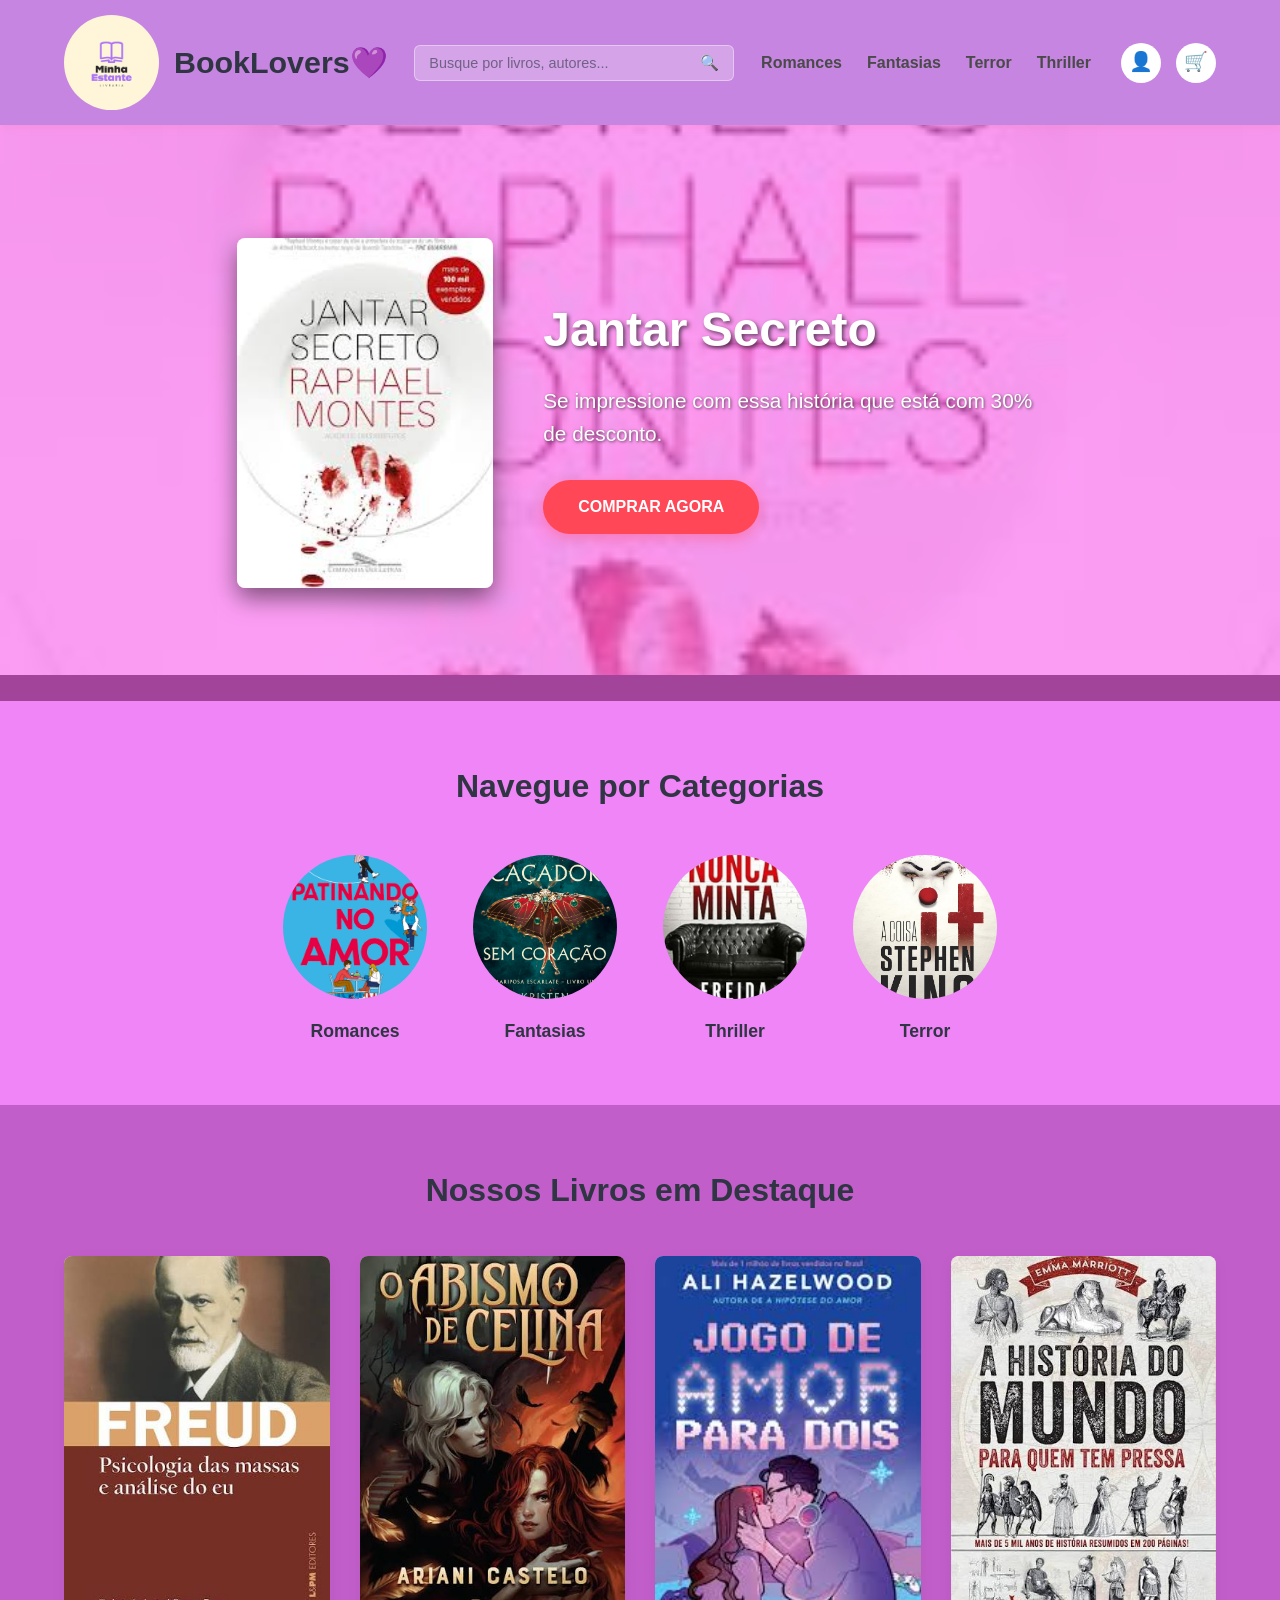
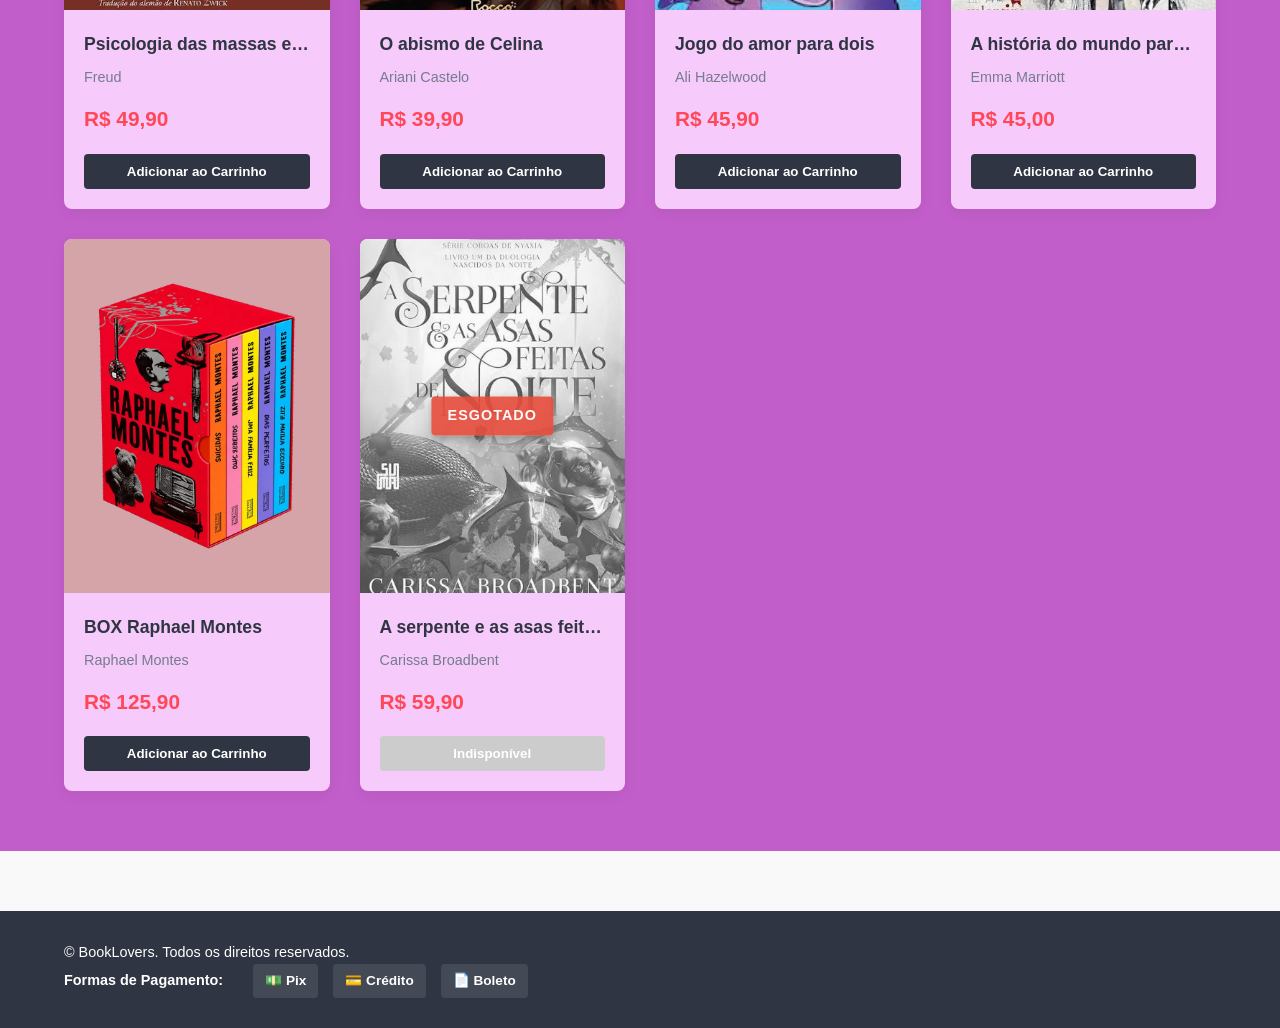
<file: index.html>
<!DOCTYPE html>
<html lang="pt-BR">
<head>
    <meta charset="UTF-8">
    <meta name="viewport" content="width=device-width, initial-scale=1.0">
    <title>BookLovers | Livraria Boutique</title>
    <link rel="stylesheet" href="style.css">
</head>
<body>

    <!-- CABEÇALHO PRINCIPAL -->
    <header>
        <div class="logo">
            <a href="#">
                <img src="logo.webp" alt="Logotipo Oficial BookLovers">
                <h1>BookLovers💜</h1>
            </a>
        </div>

        <div class="search-box">
            <input type="text" placeholder="Busque por livros, autores...">
            <button aria-label="Pesquisar">🔍</button>
        </div>

        <nav>
            <ul class="nav-links">
                <li><a href="#romances">Romances</a></li>
                <li><a href="#fantasias">Fantasias</a></li>
                <li><a href="#terror">Terror</a></li>
                <li><a href="#thriller">Thriller</a></li>
            </ul>

            <div class="nav-icons">
                <a href="#perfil" aria-label="Minha Conta">👤</a>
                <a href="carrinho.html" aria-label="Carrinho de compras">🛒</a>
            </div>
        </nav>
    </header>

    <!-- CARROSSEL / HERO BANNER -->
    <section class="hero">
        <div class="carousel-container">
            <div class="carousel-track">

                <!-- BANNER 1: JANTAR SECRETO -->
                <div class="carousel-item" id="banner-1">
                    <img src="jantarsecreto.jpg" alt="Fundo Promoção Thriller" class="banner-bg-img">
                    <div class="carousel-content">
                        <div class="book-cover">
                            <img src="jantarsecreto.jpg" alt="Livro Jantar Secreto">
                        </div>
                        <div class="book-info">
                            <h2>Jantar Secreto</h2>
                            <p>Se impressione com essa história que está com 30% de desconto.</p>
                            <a href="produto.html" class="carousel-btn">Comprar Agora</a>
                        </div>
                    </div>
                </div>

                <!-- BANNER 2: ROMANCE -->
                <div class="carousel-item" id="banner-2">
                    <img src="romance.jpg" alt="Fundo Promoção Romance" class="banner-bg-img">
                    <a href="#banner-1" class="nav-arrow prev-arrow">❮</a>
                    <a href="#banner-3" class="nav-arrow next-arrow">❯</a>
                    <div class="carousel-content">
                        <div class="book-cover">
                            <img src="romance.jpg" alt="Livro A Professora do Jogador">
                        </div>
                        <div class="book-info">
                            <h2>A Professora do Jogador</h2>
                            <p>Até 5x sem juros.</p>
                            <a href="produto.html" class="carousel-btn">Ver Detalhes</a>
                        </div>
                    </div>
                </div>

                <!-- BANNER 3: FANTASIA -->
                <div class="carousel-item" id="banner-3">
                    <img src="fantasia.jpg" alt="Fundo Promoção Fantasia" class="banner-bg-img">
                    <a href="#banner-2" class="nav-arrow prev-arrow">❮</a>
                    <a href="#banner-1" class="nav-arrow next-arrow">❯</a>
                    <div class="carousel-content">
                        <div class="book-cover">
                            <img src="fantasia.jpg" alt="Livro A Rainha Sul">
                        </div>
                        <div class="book-info">
                            <h2>A Rainha Sul</h2>
                            <p>Frete grátis para todo o Brasil usando o cupom FRETELIVRO.</p>
                            <a href="produto.html" class="carousel-btn">Aproveitar</a>
                        </div>
                    </div>
                </div>

            </div>
        </div>
    </section>

    <!-- SEÇÃO DE CATEGORIAS CIRCULARES -->
    <section class="categories-section">
        <h2>Navegue por Categorias</h2>
        <div class="categories-container">
            
            <a href="#romances" class="category-item">
                <div class="category-img-wrapper">
                    <img src="romance2.png" alt="Categoria Romances">
                </div>
                <span>Romances</span>
            </a>

            <a href="#fantasias" class="category-item">
                <div class="category-img-wrapper">
                    <img src="fantasia2.jpg" alt="Categoria Fantasias">
                </div>
                <span>Fantasias</span>
            </a>

            <a href="#thriller" class="category-item">
                <div class="category-img-wrapper">
                    <img src="suspense.webp" alt="Categoria Thriller">
                </div>
                <span>Thriller</span>
            </a>

            <a href="#terror" class="category-item">
                <div class="category-img-wrapper">
                    <img src="terror.jpg" alt="Categoria Terror">
                </div>
                <span>Terror</span>
            </a>
        </div>
    </section>

    <!-- VITRINE DE LIVROS EM DESTAQUE -->
    <section class="products-section">
        <h2>Nossos Livros em Destaque</h2>
        <div class="products-grid">
            
            <!-- LIVRO 1 -->
            <article class="product-card">
                <figure class="product-img-container">
                    <img src="freud.jpg" alt="Capa do livro Psicologia das massas" width="300" height="400" loading="lazy">
                </figure>
                <div class="product-info">
                    <h3>Psicologia das massas e análise do eu</h3>
                    <p class="product-author">Freud</p>
                    <p class="product-price">R$ 49,90</p>
                    <button class="buy-button">Adicionar ao Carrinho</button>
                </div>
            </article>

            <!-- LIVRO 2 -->
            <article class="product-card">
                <figure class="product-img-container">
                    <img src="oabismodecelina.jpg" alt="Capa do livro O abismo de Celina" width="300" height="400" loading="lazy">
                </figure>
                <div class="product-info">
                    <h3>O abismo de Celina</h3>
                    <p class="product-author">Ariani Castelo</p>
                    <p class="product-price">R$ 39,90</p>
                    <button class="buy-button">Adicionar ao Carrinho</button>
                </div>
            </article>

            <!-- LIVRO 3 -->
            <article class="product-card">
                <figure class="product-img-container">
                    <img src="jogodoamorparadois.jpg" alt="Capa do livro Jogo do amor para dois" width="300" height="400" loading="lazy">
                </figure>
                <div class="product-info">
                    <h3>Jogo do amor para dois</h3>
                    <p class="product-author">Ali Hazelwood</p>
                    <p class="product-price">R$ 45,90</p>
                    <button class="buy-button">Adicionar ao Carrinho</button>
                </div>
            </article>

            <!-- LIVRO 4 -->
            <article class="product-card">
                <figure class="product-img-container">
                    <img src="ahistoriadomundo.jpg" alt="Capa do livro A história do mundo" width="300" height="400" loading="lazy">
                </figure>
                <div class="product-info">
                    <h3>A história do mundo para quem tem pressa</h3>
                    <p class="product-author">Emma Marriott</p>
                    <p class="product-price">R$ 45,00</p>
                    <button class="buy-button">Adicionar ao Carrinho</button>
                </div>
            </article>

            <!-- LIVRO 5 -->
            <article class="product-card">
                <figure class="product-img-container">
                    <img src="box.webp" alt="Capa do BOX Raphael Montes" width="300" height="400" loading="lazy">
                </figure>
                <div class="product-info">
                    <h3>BOX Raphael Montes</h3>
                    <p class="product-author">Raphael Montes</p>
                    <p class="product-price">R$ 125,90</p>
                    <button class="buy-button">Adicionar ao Carrinho</button>
                </div>
            </article>

            <!-- LIVRO 6 (ESGOTADO) -->
            <article class="product-card product-sold-out">
                <figure class="product-img-container">
                    <img src="asserpentes.jpg" alt="Capa do livro A serpente e as asas feitas de noite" width="300" height="400" loading="lazy">
                    <div class="sold-out-badge">ESGOTADO</div> 
                </figure>
                <div class="product-info">
                    <h3>A serpente e as asas feitas de noite</h3>
                    <p class="product-author">Carissa Broadbent</p>
                    <p class="product-price">R$ 59,90</p>
                    <button class="buy-button" disabled style="background-color: #ccc; cursor: not-allowed;">Indisponível</button>
                </div>
            </article>

        </div>
    </section>

    <!-- RODAPÉ DA LOJA -->
    <footer>
        <div class="footer-container">
            </div>
            <div class="footer-copy">
                </div>
                <p>&copy; BookLovers. Todos os direitos reservados.</p>
            </div>
            <div class="footer-payments">
                <span>Formas de Pagamento:</span>
                <div class="payment-badges">
                </div>
                    <span class="badge" title="Pix">💵 Pix</span>
                    <span class="badge" title="Cartão de Crédito">💳 Crédito</span>
                    <span class="badge" title="Boleto Bancário">📄 Boleto</span>
                    </footer>
</file>
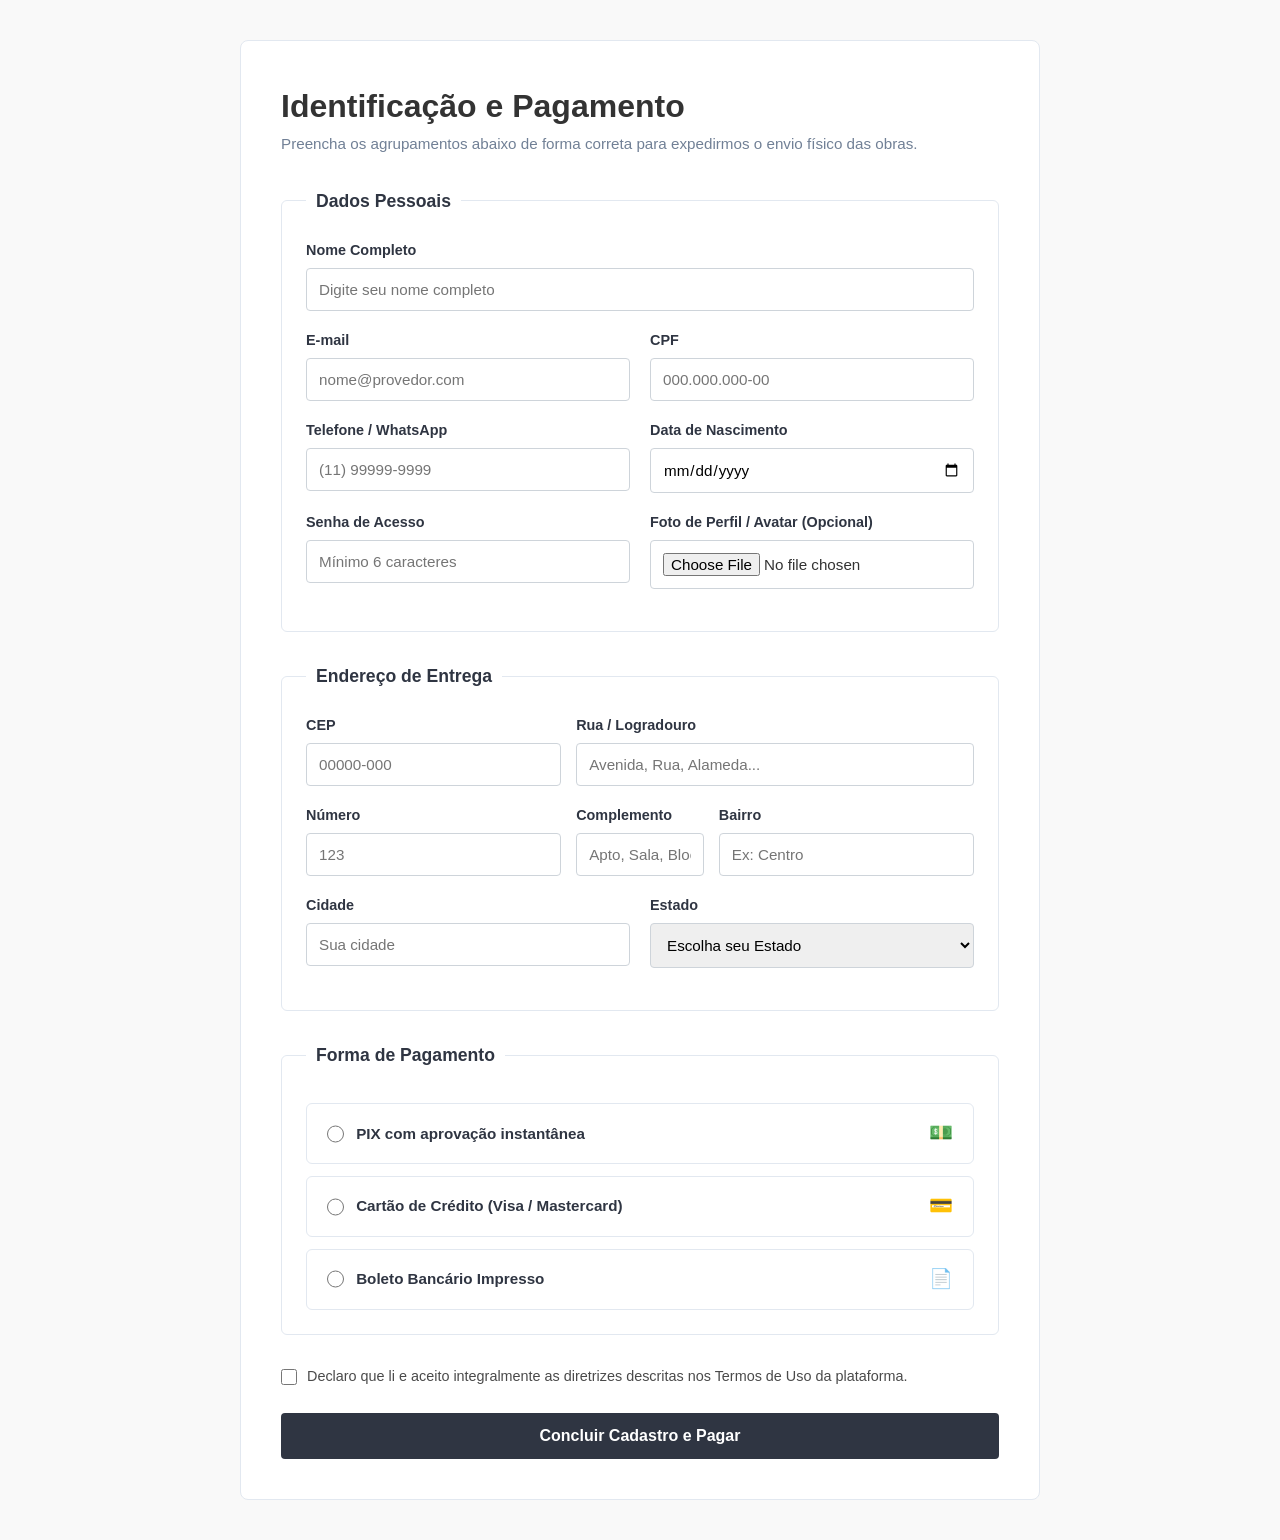
<file: cadastro.html>
<!DOCTYPE html>
<html lang="pt-BR">
<head>
    <meta charset="UTF-8">
    <meta name="viewport" content="width=device-width, initial-scale=1.0">
    <title>Cadastro e Faturamento | BookLovers</title>
    <link rel="stylesheet" href="style.css">
</head>
<body>

    <main class="form-main">
        <h1>Identificação e Pagamento</h1>
        <p style="color: #718096; margin-bottom: 30px; font-size: 0.95rem;">Preencha os agrupamentos abaixo de forma correta para expedirmos o envio físico das obras.</p>
        
        <!-- Requisito Obrigatório: <form> -->
        <form action="#" method="POST">
            
            <!-- Requisito 2: Três Blocos (<fieldset>) Obrigatórios -->
            <!-- BLOCO 1 - DADOS PESSOAIS -->
            <fieldset>
                <!-- Requisito Obrigatório: <legend> -->
                <legend>Dados Pessoais</legend>
                
                <!-- Requisito Obrigatório: Todo <input> estritamente vinculado à sua <label for="id"> -->
                <div class="form-group">
                    <label for="txt-fullname">Nome Completo</label>
                    <input type="text" id="txt-fullname" class="form-control" placeholder="Digite seu nome completo" required>
                </div>
                
                <div class="form-row-2">
                    <div class="form-group">
                        <label for="txt-email">E-mail</label>
                        <input type="email" id="txt-email" class="form-control" placeholder="nome@provedor.com" required>
                    </div>
                    <div class="form-group">
                        <label for="txt-cpf">CPF</label>
                        <!-- Requisito: pattern ou placeholder configurados -->
                        <input type="text" id="txt-cpf" class="form-control" placeholder="000.000.000-00" pattern="\d{3}\.\d{3}\.\d{3}-\d{2}" required>
                    </div>
                </div>
                
                <div class="form-row-2">
                    <div class="form-group">
                        <label for="txt-phone">Telefone / WhatsApp</label>
                        <input type="tel" id="txt-phone" class="form-control" placeholder="(11) 99999-9999" required>
                    </div>
                    <div class="form-group">
                        <label for="txt-birthdate">Data de Nascimento</label>
                        <input type="date" id="txt-birthdate" class="form-control" required>
                    </div>
                </div>
                
                <div class="form-row-2">
                    <div class="form-group">
                        <label for="txt-password">Senha de Acesso</label>
                        <input type="password" id="txt-password" class="form-control" placeholder="Mínimo 6 caracteres" minlength="6" required>
                    </div>
                    <div class="form-group">
                        <!-- Requisito: upload opcional de Foto de Perfil/Avatar type="file" accept="image/*" -->
                        <label for="file-avatar">Foto de Perfil / Avatar (Opcional)</label>
                        <input type="file" id="file-avatar" class="form-control" accept="image/*">
                    </div>
                </div>
            </fieldset>

            <!-- BLOCO 2 - ENDEREÇO DE ENTREGA -->
            <fieldset>
                <legend>Endereço de Entrega</legend>
                
                <div class="form-row-3">
                    <div class="form-group">
                        <label for="txt-cep">CEP</label>
                        <input type="text" id="txt-cep" class="form-control" placeholder="00000-000" required>
                    </div>
                    <div class="form-group" style="grid-column: span 2;">
                        <label for="txt-address">Rua / Logradouro</label>
                        <input type="text" id="txt-address" class="form-control" placeholder="Avenida, Rua, Alameda..." required>
                    </div>
                </div>
                
                <div class="form-row-3">
                    <div class="form-group">
                        <label for="txt-number">Número</label>
                        <input type="text" id="txt-number" class="form-control" placeholder="123" required>
                    </div>
                    <div class="form-group">
                        <label for="txt-complement">Complemento</label>
                        <input type="text" id="txt-complement" class="form-control" placeholder="Apto, Sala, Bloco">
                    </div>
                    <div class="form-group">
                        <label for="txt-neighborhood">Bairro</label>
                        <input type="text" id="txt-neighborhood" class="form-control" placeholder="Ex: Centro" required>
                    </div>
                </div>
                
                <div class="form-row-2">
                    <div class="form-group">
                        <label for="txt-city">Cidade</label>
                        <input type="text" id="txt-city" class="form-control" placeholder="Sua cidade" required>
                    </div>
                    <div class="form-group">
                        <!-- Requisito: select com tags option de Estado -->
                        <label for="sel-state">Estado</label>
                        <select id="sel-state" class="form-control" required>
                            <option value="" disabled selected>Escolha seu Estado</option>
                            <option value="SP">São Paulo (SP)</option>
                            <option value="RJ">Rio de Janeiro (RJ)</option>
                            <option value="MG">Minas Gerais (MG)</option>
                            <option value="PR">Paraná (PR)</option>
                        </select>
                    </div>
                </div>
            </fieldset>

            <!-- BLOCO 3 - FORMA DE PAGAMENTO -->
            <fieldset>
                <legend>Forma de Pagamento</legend>
                
                <!-- Requisito: input type="radio" name="pagamento" para PIX, Crédito ou Boleto exibindo ícones visuais ao lado -->
                <div class="payment-grid">
                    
                    <label class="payment-option" for="pay-pix">
        <input type="radio" id="pay-pix" name="pagamento" value="pix" required>
            <span class="payment-label">
        <span>PIX com aprovação instantânea</span>
        <span class="payment-icon" aria-hidden="true">💵</span>
    </span>
</label>

<label class="payment-option" for="pay-card">
    <input type="radio" id="pay-card" name="pagamento" value="credito">
    <span class="payment-label">
        <span>Cartão de Crédito (Visa / Mastercard)</span>
        <span class="payment-icon" aria-hidden="true">💳</span>
    </span>
</label>

<label class="payment-option" for="pay-boleto">
    <input type="radio" id="pay-boleto" name="pagamento" value="boleto">
    <span class="payment-label">
        <span>Boleto Bancário Impresso</span>
        <span class="payment-icon" aria-hidden="true">📄</span>
    </span>
</label>
                </div>
            </fieldset>

            <!-- Requisito 3: Checkbox de "Aceito os Termos de Uso" (required) -->
            <div class="terms-group">
                <input type="checkbox" id="chk-terms" required>
                <label for="chk-terms">Declaro que li e aceito integralmente as diretrizes descritas nos Termos de Uso da plataforma.</label>
            </div>
            
            <!-- Requisito Obrigatório: botão de envio com texto exato -->
            <button type="submit" class="btn-submit">Concluir Cadastro e Pagar</button>

        </form>
    </main>

</body>
</html>
</file>
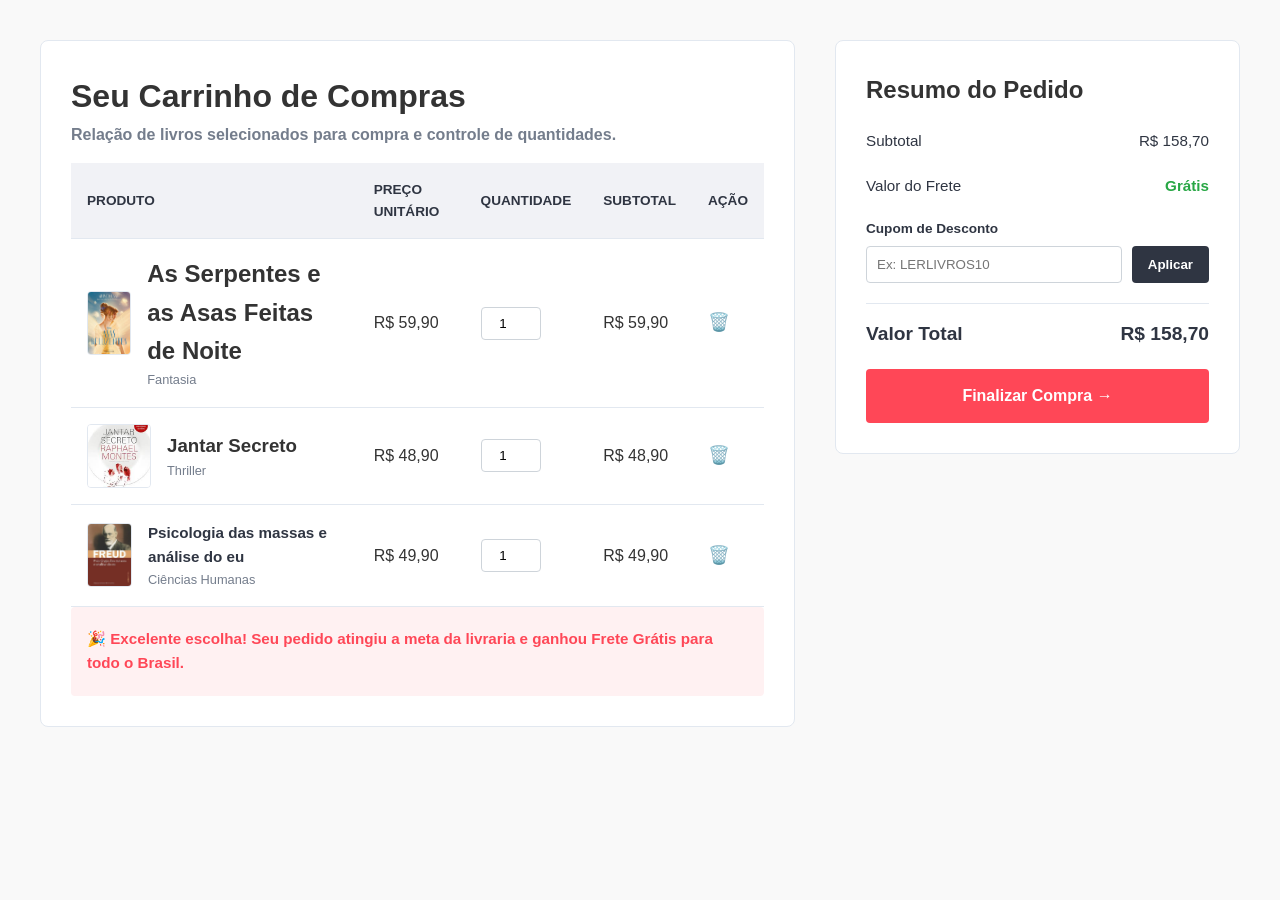
<file: carrinho.html>
<!DOCTYPE html>
<html lang="pt-BR">
<head>
    <meta charset="UTF-8">
    <meta name="viewport" content="width=device-width, initial-scale=1.0">
    <title>Seu Carrinho | BookLovers</title>
    <link rel="stylesheet" href="style.css">
</head>
<body>

    <div class="cart-container">
        
        <!-- Requisito 1: Tabela de Itens Completa -->
        <main class="cart-main">
            <h1>Seu Carrinho de Compras</h1>
            
            <table class="cart-table">
                <!-- Requisito Obrigatório: caption -->
                <caption>Relação de livros selecionados para compra e controle de quantidades.</caption>
                
                <!-- Requisito Obrigatório: thead -->
                <thead>
                    <tr>
                        <!-- Requisito Obrigatório: th scope="col" -->
                        <th scope="col">Produto</th>
                        <th scope="col">Preço Unitário</th>
                        <th scope="col">Quantidade</th>
                        <th scope="col">Subtotal</th>
                        <th scope="col">Ação</th>
                    </tr>
                </thead>
                
                <!-- Requisito Obrigatório: tbody com pelo menos 3 produtos listados -->
                <tbody>
                    <!-- Produto 1 -->
                    <tr>
                        <td>
                            <div class="product-cell">
                                <!-- Requisito: Miniatura quadrada 64px com object-fit cover -->
                                <img src="asasrelu.jpg" alt="Livro As Serpentes e as Asas Feitas de Noite" class="product-thumb">
                                <div class="product-details">
                                    <h2>As Serpentes e as Asas Feitas de Noite</h2>
                                    <p>Fantasia</p>
                                </div>
                            </div>
                        </td>
                        <td>R$ 59,90</td>
                        <td>
                            <!-- Requisito: input number com min=1 e value=1 -->
                            <input type="number" class="qty-input" min="1" value="1">
                        </td>
                        <td>R$ 59,90</td>
                        <td>
                            <!-- Requisito: Botão de remover item -->
                            <button class="btn-remove" title="Remover item do carrinho">🗑️</button>
                        </td>
                    </tr>
                    
                    <!-- Produto 2 -->
                    <tr>
                        <td>
                            <div class="product-cell">
                                <img src="jantarsecreto.jpg" alt="Livro Jantar Secreto" class="product-thumb">
                                <div class="product-details">
                                    <h3>Jantar Secreto</h3>
                                    <p>Thriller</p>
                                </div>
                            </div>
                        </td>
                        <td>R$ 48,90</td>
                        <td>
                            <input type="number" class="qty-input" min="1" value="1">
                        </td>
                        <td>R$ 48,90</td>
                        <td>
                            <button class="btn-remove" title="Remover item do carrinho">🗑️</button>
                        </td>
                    </tr>
                    
                    <!-- Produto 3 -->
                    <tr>
                        <td>
                            <div class="product-cell">
                                <img src="freud.jpg" alt="Livro Psicologia das Massas" class="product-thumb">
                                <div class="product-details">
                                    <h4>Psicologia das massas e análise do eu</h4>
                                    <p>Ciências Humanas</p>
                                </div>
                            </div>
                        </td>
                        <td>R$ 49,90</td>
                        <td>
                            <input type="number" class="qty-input" min="1" value="1">
                        </td>
                        <td>R$ 49,90</td>
                        <td>
                            <button class="btn-remove" title="Remover item do carrinho">🗑️</button>
                        </td>
                    </tr>
                </tbody>
                
                <!-- Requisito Obrigatório: tfoot com colspan exibindo frete grátis ou soma parcial -->
                <tfoot>
                    <tr>
                        <td colspan="5">🎉 Excelente escolha! Seu pedido atingiu a meta da livraria e ganhou <strong>Frete Grátis</strong> para todo o Brasil.</td>
                    </tr>
                </tfoot>
            </table>
        </main>

        <!-- Requisito 2: Card Lateral de Resumo do Pedido -->
        <aside class="order-summary">
            <h2>Resumo do Pedido</h2>
            
            <div class="summary-row">
                <span>Subtotal</span>
                <span>R$ 158,70</span>
            </div>
            
            <div class="summary-row">
                <span>Valor do Frete</span>
                <span style="color: #28A745; font-weight: 600;">Grátis</span>
            </div>
            
            <!-- Requisito: Campo para Cupom (input type="text" + botão "Aplicar") -->
            <div class="coupon-container">
                <label for="coupon-input">Cupom de Desconto</label>
                <div class="coupon-box">
                    <input type="text" id="coupon-input" placeholder="Ex: LERLIVROS10">
                    <button class="btn-apply">Aplicar</button>
                </div>
            </div>
            
            <div class="summary-row total">
                <span>Valor Total</span>
                <span>R$ 158,70</span>
            </div>
            
            <!-- Requisito Obrigatório: Botão de destaque com rota configurada -->
            <a href="cadastro.html" class="btn-checkout">Finalizar Compra &rarr;</a>
        </aside>

    </div>

</body>
</html>
</file>
<file: style.css>
/* ==========================================================================
   1. RESET GLOBAL & CONFIGURAÇÕES BASE
   ========================================================================== */
* {
  box-sizing: border-box;
  margin: 0;
  padding: 0;
  font-family: -apple-system, BlinkMacSystemFont, "Segoe UI", Roboto, Helvetica, Arial, sans-serif;
}

html {
  scroll-behavior: smooth;
}

body {
  background-color: #f9f9f9;
  color: #333;
  line-height: 1.6;
}

a {
  text-decoration: none;
  color: inherit;
  transition: all 0.2s ease;
}

/* ==========================================================================
   2. CABEÇALHO PRINCIPAL DA LOJA (HEADER)
   ========================================================================== */
header {
  display: flex;
  justify-content: space-between; /* Empurra a logo para a esquerda e o <nav> para a direita */
  align-items: center;           /* Alinha tudo verticalmente no centro */
  padding: 15px 5%;              /* Dá um espaçamento interno para não colar nas bordas */
  background-color: #c685e0;     /* Cor de fundo do cabeçalho */
  box-shadow: 0 2px 10px rgba(220, 54, 54, 0.08); /* Cria uma sombra suave embaixo */
  position: sticky;              /* Mantém o menu fixo no topo ao rolar a página */
  top: 0;
  z-index: 1000;                 /* Garante que o menu fique por cima do carrossel */
}

/* Controle do tamanho da Imagem da Logo */
.logo a {
  display: flex;
  align-items: center;
  gap: 15px;               
}

.logo h1 {
  font-size: 1.9rem;      
  font-weight: 700;
  color: #2f3542;          
  margin: 0;
  white-space: nowrap;     
}

.logo img {
  height: 95px;                  /* Define uma altura ideal e bem ajustada para a logo */
  width: auto;                   /* Mantém a proporção correta para não distorcer */
  display: block;
  border-radius: 50%;
  object-fit: cover;
}

/* Caixa de Busca */
.search-box {
  display: flex;
  align-items: center;
  background-color: rgba(255, 255, 255, 0.25);
  border: 1px solid rgba(255, 255, 255, 0.4);
  border-radius: 6px;
  padding: 8px 14px;
  width: 320px;
  transition: all 0.2s ease;
}

.search-box:focus-within {
  background-color: rgba(255, 255, 255, 0.4);
  border-color: rgba(255, 255, 255, 0.7);
}

.search-box input {
  background: none;
  border: none;
  color: #2f3542;
  width: 100%;
  font-size: 0.9rem;
  outline: none;
}

.search-box input::placeholder {
  color: rgba(47, 53, 66, 0.6);
}

.search-box button {
  background: none;
  border: none;
  cursor: pointer;
  font-size: 0.95rem;
}

/* Estrutura do Menu de Navegação (nav) */
nav {
  display: flex;
  align-items: center;           /* Alinha a lista de links e o carrinho na mesma linha */
  gap: 30px;                     /* Espaçamento seguro entre o menu de texto e o ícone do carrinho */
}

/* Alinhamento dos Links (ul) */
.nav-links {
  display: flex;                 /* Coloca os itens do menu (li) um ao lado do outro */
  list-style: none;              /* Remove as bolinhas padrões da lista */
  gap: 25px;                     /* Espaçamento uniforme entre cada link */
  margin: 0;
  padding: 0;
}

/* Estilização Visual das Palavras (Links) */
.nav-links a {
  color: #4a4a4a;                /* Cor cinza escura moderna */
  font-size: 1rem;
  font-weight: 600;              /* Deixa a fonte ligeiramente mais marcante */
  transition: color 0.2s ease;   /* Deixa a mudança de cor suave ao passar o mouse */
}

/* Efeito Hover nos links de texto */
.nav-links a:hover {
  color: #f069de;                /* Muda para a cor de destaque (Vermelho/Coral) */
}

.nav-icons {
  display: flex;
  flex-direction: row; /* Força ficar na horizontal, e não empilhado */
  gap: 15px;           /* Espaço entre um ícone e outro */
  align-items: center;
}

.nav-icons a {
  display: flex;
  align-items: center;
  justify-content: center;
  width: 40px;
  height: 40px;
  background-color: #ffffff; /* Fundo branco */
  border-radius: 50%;
  color: #2f3542;
  font-size: 1.2rem;
  transition: all 0.2s ease;
}

.nav-icons a:hover {
  transform: scale(1.1);
  background-color: #ff4757; /* Cor de destaque ao passar o mouse */
  color: #ffffff;
}

/* ==========================================================================
   3. INTERFACE DA PÁGINA INICIAL (INDEX / CARROSSEL / VITRINES)
   ========================================================================== */
.hero {
  width: 100%;
  background-color: #000000;
}

.carousel-container {
  width: 100%;
  overflow-x: auto;
  scroll-snap-type: x mandatory; 
  scroll-behavior: smooth;
}

.carousel-container::-webkit-scrollbar {
  display: none; /* Oculta barra de rolagem */
}

.carousel-track {
  display: flex;
}

.carousel-item {
  flex: 0 0 100%;
  width: 100%;
  position: relative;
  scroll-snap-align: start;
}

/* Imagem de fundo do banner geral */
.banner-bg-img {
  width: 100%;
  height: 550px; /* Altura para acomodar o livro */
  object-fit: cover;
  display: block;
}

/* Container do Conteúdo: Organiza o livro e os textos lado a lado */
.carousel-content {
  position: absolute;
  top: 0;
  left: 0;
  width: 100%;
  height: 100%;
  background: rgba(250, 105, 238, 0.65); /* Filtro escuro para dar excelente leitura */
  display: flex;
  flex-direction: row; /* Coloca Livro e Texto lado a lado */
  justify-content: center;
  align-items: center;
  gap: 50px; /* Espaço entre o livro e as informações */
  padding: 40px 10%;
  color: #ffffff;
}

/* Lado Esquerdo: Área da Capa do Livro */
.book-cover {
  flex-shrink: 0;
}

.book-cover img {
  height: 350px; /* Altura da capa do livro na tela */
  width: auto;
  border-radius: 8px; /* Cantos arredondados na capa */
  box-shadow: 0 10px 25px rgba(0, 0, 0, 0.5); /* Sombra pesada para dar efeito 3D */
  display: block;
}

/* Lado Direito: Textos e Botão */
.book-info {
  max-width: 500px;
  text-align: left; /* Alinha o texto à esquerda */
}

.book-info h2 {
  font-size: 3rem;
  margin-bottom: 15px;
  text-shadow: 2px 2px 4px rgba(0, 0, 0, 0.6);
}

.book-info p {
  font-size: 1.3rem;
  margin-bottom: 30px;
  text-shadow: 1px 1px 3px rgba(0, 0, 0, 0.6);
}

/* Botão de Compra */
.carousel-btn {
  display: inline-block;
  background-color: #ff4757;
  color: #ffffff;
  padding: 14px 35px;
  font-weight: bold;
  font-size: 1rem;
  border-radius: 50px;
  text-transform: uppercase;
  transition: all 0.2s ease;
  box-shadow: 0 4px 15px rgba(255, 71, 87, 0.4);
}

.carousel-btn:hover {
  background-color: #ff6b81;
  transform: translateY(-3px);
}

/* Seção de Categorias Circulares */
.categories-section {
  padding: 60px 5%;
  text-align: center;
  background-color: #f085f8;
}

.categories-section h2, .products-section h2 {
  font-size: 2rem;
  margin-bottom: 40px;
  color: #2f3542;
  font-weight: 700;
}

.categories-container {
  display: flex;
  justify-content: center;
  align-items: center;
  flex-wrap: wrap; /* Quebra de linha em telas pequenas */
  gap: 40px;       /* Espaçamento uniforme */
}

.category-item {
  display: flex;
  flex-direction: column;
  align-items: center;
  color: #2f3542;
  font-weight: 600;
  font-size: 1.1rem;
  gap: 15px; 
}

/* Imagem redonda perfeita */
.category-img-wrapper {
  width: 150px;         /* Requisito: Largura idêntica à altura */
  height: 150px;        /* Requisito: Altura idêntica à largura */
  border-radius: 50%;   /* Requisito: Círculo perfeito */
  overflow: hidden;     
  border: 3px solid transparent; 
  transition: all 0.3s ease;    
}

.category-img-wrapper img {
  width: 100%;
  height: 100%;
  object-fit: cover;    /* Requisito: Ajusta a foto sem distorcer */
  display: block;
  transition: transform 0.3s ease; 
}

/* Requisitos Hover das Categorias */
.category-item:hover .category-img-wrapper {
  border-color: #ff4757; 
}

.category-item:hover .category-img-wrapper img {
  transform: scale(1.08); /* Requisito: Ampliação de 1.08x */
}

.category-item:hover span {
  color: #ff4757;
}

/* Vitrine de Produtos Padronizada */
.products-section {
  padding: 60px 5%;
  background-color: #c25eca;
  text-align: center;
}

.products-grid {
  display: grid;
  grid-template-columns: repeat(auto-fit, minmax(250px, 1fr));
  gap: 30px; 
}

.product-card {
  background-color: #f6cafa;
  border-radius: 8px;
  overflow: hidden;
  box-shadow: 0 4px 15px rgba(0, 0, 0, 0.05);
  transition: transform 0.3s ease;
}

.product-img-container {
  width: 100%;
  overflow: hidden; 
  margin: 0;
  background-color: #f4f1f5;
  aspect-ratio: 3 / 4; 
}

.product-img-container img {
  width: 100%;
  height: 100%;
  object-fit: cover; 
  display: block;
  transition: transform 0.3s ease; 
}

.product-card:hover .product-img-container img {
  transform: scale(1.1); 
}

.product-info {
  padding: 20px;
  text-align: left;
  display: flex;
  flex-direction: column;
  gap: 8px;
}

.product-info h3 {
  font-size: 1.1rem;
  color: #2f3542;
  font-weight: 600;
  white-space: nowrap;
  overflow: hidden;
  text-overflow: ellipsis; 
}

.product-author {
  font-size: 0.9rem;
  color: #747d8c;
}

.product-price {
  font-size: 1.3rem;
  font-weight: 700;
  color: #ff4757; 
  margin-top: 5px;
}

.buy-button {
  background-color: #2f3542;
  color: #ffffff;
  border: none;
  padding: 10px;
  border-radius: 4px;
  font-weight: 600;
  cursor: pointer;
  margin-top: 10px;
  transition: background-color 0.2s ease;
}

.buy-button:hover {
  background-color: #ff4757; 
}

/* Produto Esgotado com filtros */
.product-sold-out .product-img-container {
  position: relative;
}

.product-sold-out .product-img-container img {
  filter: grayscale(100%); 
  opacity: 0.7;           
}

.sold-out-badge {
  position: absolute;       
  top: 50%;                 
  left: 50%;                
  transform: translate(-50%, -50%); 
  background-color: rgba(231, 76, 60, 0.9); 
  color: #fbf9f9;
  font-size: 0.9rem;
  font-weight: bold;
  letter-spacing: 1px;
  padding: 8px 16px;
  border-radius: 4px;
  text-transform: uppercase;
  box-shadow: 0 4px 10px rgba(0, 0, 0, 0.3);
  pointer-events: none;
z-index: 5;
}
.product-sold-out:hover .product-img-container img {
transform: scale(1);
}
/* ==========================================================================
4. INTERFACE DA PÁGINA INTERNA DO PRODUTO (PRODUTO.HTML)
========================================================================== */
.container {
max-width: 1200px;
width: 100%;
margin: 40px auto;
background: #ffffff;
padding: 30px;
border-radius: 8px;
box-shadow: 0 4px 15px rgba(0,0,0,0.05);
clear: both;
}
.product-wrapper {
display: flex;
flex-wrap: wrap;
gap: 40px;
margin-bottom: 40px;
width: 100%;
}
.column-left {
flex: 1 1 450px;
max-width: 100%;
}
/* Requisito: Foto Principal quadrada 1/1 */
.main-image {
width: 100%;
aspect-ratio: 1 / 1;
object-fit: cover;
border-radius: 6px;
border: 1px solid #e2e8f0;
}
.thumbnails {
display: flex;
gap: 12px;
margin-top: 15px;
}
/* Requisito: Miniaturas quadradas com destaque no hover */
.thumb {
flex: 1;
aspect-ratio: 1 / 1;
object-fit: cover;
border: 2px solid transparent;
border-radius: 4px;
cursor: pointer;
transition: all 0.2s ease;
}
.thumb:hover {
border-color: #ff4757;
transform: translateY(-2px);
}
.column-right {
flex: 1 1 450px;
display: flex;
flex-direction: column;
gap: 20px;
max-width: 100%;
}
.breadcrumb {
font-size: 0.9rem;
color: #747d8c;
}
.product-title {
font-size: 2.2rem;
color: #2f3542;
font-weight: 700;
}
.product-author-detail {
font-size: 1.1rem;
color: #747d8c;
margin-top: -10px;
}
.price-box {
padding: 10px 0;
border-top: 1px solid #f1f2f6;
border-bottom: 1px solid #f1f2f6;
}
.old-price {
text-decoration: line-through;
color: #a4b0be;
font-size: 1rem;
margin-right: 12px;
}
.current-price {
font-size: 1.8rem;
font-weight: 700;
color: #ff4757;
}
.selectors {
display: flex;
flex-direction: column;
gap: 8px;
}
.selectors label {
font-weight: 600;
font-size: 0.95rem;
color: #2f3542;
}
.selectors select {
width: 100%;
padding: 12px;
border: 1px solid #ced4da;
border-radius: 4px;
background-color: #ffffff;
font-size: 0.95rem;
outline: none;
}
.btn-add-to-cart {
display: block;
text-align: center;
background-color: #2f3542;
color: white;
padding: 14px;
font-weight: 600;
font-size: 1rem;
border-radius: 4px;
}
.btn-add-to-cart:hover {
background-color: #ff4757;
}
/* Requisito: Ficha Técnica em Tabela Semântica Zebrada */
.technical-specifications {
width: 100%;
margin-top: 20px;
}
.spec-table-title {
font-size: 1.4rem;
margin-bottom: 15px;
color: #2f3542;
font-weight: 700;
}
.spec-table {
width: 100%;
border-collapse: collapse;
}
.spec-table th, .spec-table td {
padding: 12px 16px;
text-align: left;
border-bottom: 1px solid #f1f2f6;
font-size: 0.95rem;
}
/* Cabeçalho vertical */
.spec-table th {
font-weight: 600;
color: #2f3542;
width: 30%;
}
/* Efeito Zebrado tr */
.spec-table tbody tr:nth-child(even) {
background-color: #f9f9f9;
}
/* ==========================================================================
5. INTERFACE DO CARRINHO DE COMPRAS (CARRINHO.HTML)
========================================================================== */
.cart-container {
max-width: 1200px;
margin: 40px auto;
display: flex;
flex-wrap: wrap;
gap: 40px;
}
.cart-main {
flex: 1 1 700px;
background: #ffffff;
padding: 30px;
border-radius: 8px;
border: 1px solid #e2e8f0;
}
.cart-table {
width: 100%;
border-collapse: collapse;
}
.cart-table caption {
font-size: 1rem;
font-weight: 600;
color: #747d8c;
text-align: left;
margin-bottom: 15px;
}
.cart-table th, .cart-table td {
padding: 16px;
text-align: left;
border-bottom: 1px solid #e2e8f0;
vertical-align: middle;
}
.cart-table th {
font-weight: 600;
color: #2f3542;
background-color: #f1f2f6;
font-size: 0.85rem;
text-transform: uppercase;
}
.product-cell {
display: flex;
align-items: center;
gap: 16px;
}
/* Requisito: Mídia em miniatura quadrada 64px com object-fit cover */
.product-thumb {
width: 64px;
height: 64px;
object-fit: cover;
border-radius: 4px;
border: 1px solid #e2e8f0;
}
.product-details h4 {
font-size: 0.95rem;
color: #2f3542;
font-weight: 600;
}
.product-details p {
font-size: 0.8rem;
color: #747d8c;
}
.qty-input {
width: 60px;
padding: 8px;
border: 1px solid #ced4da;
border-radius: 4px;
text-align: center;
outline: none;
}
.btn-remove {
background: none;
border: none;
cursor: pointer;
font-size: 1.1rem;
}
/* Requisito: tfoot com colspan unificado */
.cart-table tfoot td {
padding: 20px 16px;
background-color: #fff1f2;
color: #ff4757;
font-weight: 600;
font-size: 0.95rem;
border-bottom: none;
border-radius: 4px;
}
/* Card Resumo Lateral */
.order-summary {
flex: 1 1 350px;
background: #ffffff;
padding: 30px;
border-radius: 8px;
border: 1px solid #e2e8f0;
height: fit-content;
display: flex;
flex-direction: column;
gap: 20px;
}
.summary-row {
display: flex;
justify-content: space-between;
font-size: 0.95rem;
color: #2f3542;
}
.summary-row.total {
border-top: 1px solid #e2e8f0;
padding-top: 15px;
font-size: 1.2rem;
font-weight: 700;
}
.coupon-container {
display: flex;
flex-direction: column;
gap: 6px;
}
.coupon-container label {
font-size: 0.85rem;
font-weight: 600;
color: #2f3542;
}
.coupon-box {
display: flex;
gap: 10px;
}
.coupon-box input {
flex: 1;
padding: 10px;
border: 1px solid #ced4da;
border-radius: 4px;
outline: none;
}
.btn-apply {
background-color: #2f3542;
color: #ffffff;
border: none;
padding: 0 16px;
border-radius: 4px;
font-weight: 600;
cursor: pointer;
}
.btn-apply:hover {
background-color: #ff4757;
}
/* Requisito: Botão finalizar com classe btn-checkout */
.btn-checkout {
display: block;
text-align: center;
background-color: #ff4757;
color: #ffffff;
padding: 14px;
font-weight: 600;
border-radius: 4px;
}
.btn-checkout:hover {
background-color: #ff6b81;
}
/* ==========================================================================
6. INTERFACE DE REGISTRO / COMPRA (CADASTRO.HTML)
========================================================================== */
.form-main {
max-width: 800px;
margin: 40px auto;
background: #ffffff;
padding: 40px;
border-radius: 8px;
border: 1px solid #e2e8f0;
}
/* Agrupamentos com fieldset e legend */
fieldset {
border: 1px solid #e2e8f0;
border-radius: 6px;
padding: 24px;
margin-bottom: 30px;
}
legend {
font-weight: 700;
font-size: 1.1rem;
color: #2f3542;
padding: 0 10px;
}
.form-group {
display: flex;
flex-direction: column;
gap: 6px;
margin-bottom: 18px;
}
.form-group label {
font-size: 0.9rem;
font-weight: 600;
color: #2f3542;
}
.form-control {
width: 100%;
padding: 12px;
border: 1px solid #ced4da;
border-radius: 4px;
font-size: 0.95rem;
outline: none;
transition: all 0.2s ease-in-out;
}
/* ==================== REQUISITO: ESTILIZAÇÃO POR PSEUDO-CLASSES ==================== /
/ Requisito: Foco ativo com borda brilhante e outline limpo */
.form-control:focus {
border-color: #c685e0;
outline: none;
box-shadow: 0 0 0 3px rgba(198, 133, 224, 0.25);
}
/* Requisito: Feedback de aprovação nativa (:focus:valid em verde) */
.form-control:focus:valid {
border-color: #28a745 !important;
box-shadow: 0 0 0 3px rgba(40, 167, 69, 0.2) !important;
}
/* Requisito: Feedback de erro nativo (:focus:invalid em vermelho) */
.form-control:focus:invalid {
border-color: #dc3545 !important;
box-shadow: 0 0 0 3px rgba(220, 53, 69, 0.2) !important;
}
/* Alinhamento de Grids internas */
.form-row-2 {
display: grid;
grid-template-columns: 1fr 1fr;
gap: 20px;
}
.form-row-3 {
display: grid;
grid-template-columns: 2fr 1fr 2fr;
gap: 15px;
}
/* Botões de rádio estilizados em lista com ícones */
.payment-grid {
display: flex;
flex-direction: column;
gap: 12px;
margin-top: 10px;
}
.payment-option {
display: flex;
align-items: center;
border: 1px solid #e2e8f0;
border-radius: 6px;
padding: 14px 20px;
cursor: pointer;
gap: 12px;
transition: all 0.2s;
}
.payment-option:hover {
border-color: #ff4757;
background-color: #fafafa;
}
.payment-option input[type="radio"] {
accent-color: #ff4757;
width: 18px;
height: 18px;
}
.payment-label {
display: flex;
align-items: center;
gap: 10px;
font-weight: 600;
font-size: 0.95rem;
color: #2f3542;
width: 100%;
}
.payment-icon {
font-size: 1.2rem;
margin-left: auto;
}
/* Caixa de Termos e Envio */
.terms-group {
display: flex;
align-items: flex-start;
gap: 10px;
margin: 25px 0;
}
.terms-group input[type="checkbox"] {
accent-color: #ff4757;
width: 16px;
height: 16px;
margin-top: 4px;
}
.terms-group label {
font-size: 0.9rem;
color: #4a4a4a;
cursor: pointer;
}
.btn-submit {
width: 100%;
background-color: #2f3542;
color: #ffffff;
border: none;
padding: 14px;
border-radius: 4px;
font-size: 1rem;
font-weight: 600;
cursor: pointer;
transition: background-color 0.2s;
}
.btn-submit:hover {
background-color: #ff4757;
}
/* ==========================================================================
7. RODAPÉ INSTITUCIONAL (FOOTER)
========================================================================== */
footer {
background-color: #2f3542;
color: #ffffff;
padding: 30px 5%;
font-size: 0.9rem;
margin-top: 60px;
}
.footer-container {
display: flex;
justify-content: space-between;
align-items: center;
flex-wrap: wrap;
gap: 20px;
max-width: 1200px;
margin: 0 auto;
}
.footer-copy p {
margin: 0;
opacity: 0.8;
}
.footer-payments {
display: flex;
align-items: center;
gap: 15px;
}
.footer-payments span {
font-weight: 600;
}
.payment-badges {
display: flex;
gap: 10px;
}
.badge {
background-color: rgba(255, 255, 255, 0.1);
padding: 6px 12px;
border-radius: 4px;
font-size: 0.85rem;
font-weight: bold;
user-select: none;
}
/* ==========================================================================
8. MEDIA QUERIES (MEDIA QUERIES DE RESPONSIVIDADE)
========================================================================== */
@media (max-width: 768px) {
header {
flex-direction: column;
gap: 15px;
text-align: center;
}
.search-box {
width: 100%;
}
.carousel-content {
flex-direction: column;
gap: 20px;
padding: 20px;
text-align: center;
}
.book-cover img {
height: 220px;
}
.book-info {
text-align: center;
}
.book-info h2 {
font-size: 1.8rem;
}
.book-info p {
font-size: 1rem;
margin-bottom: 15px;
}
.form-row-2, .form-row-3 {
grid-template-columns: 1fr;
gap: 0;
}
.footer-container {
flex-direction: column;
text-align: center;
}
.footer-payments {
flex-direction: column;
gap: 10px;
}
}
</file>
